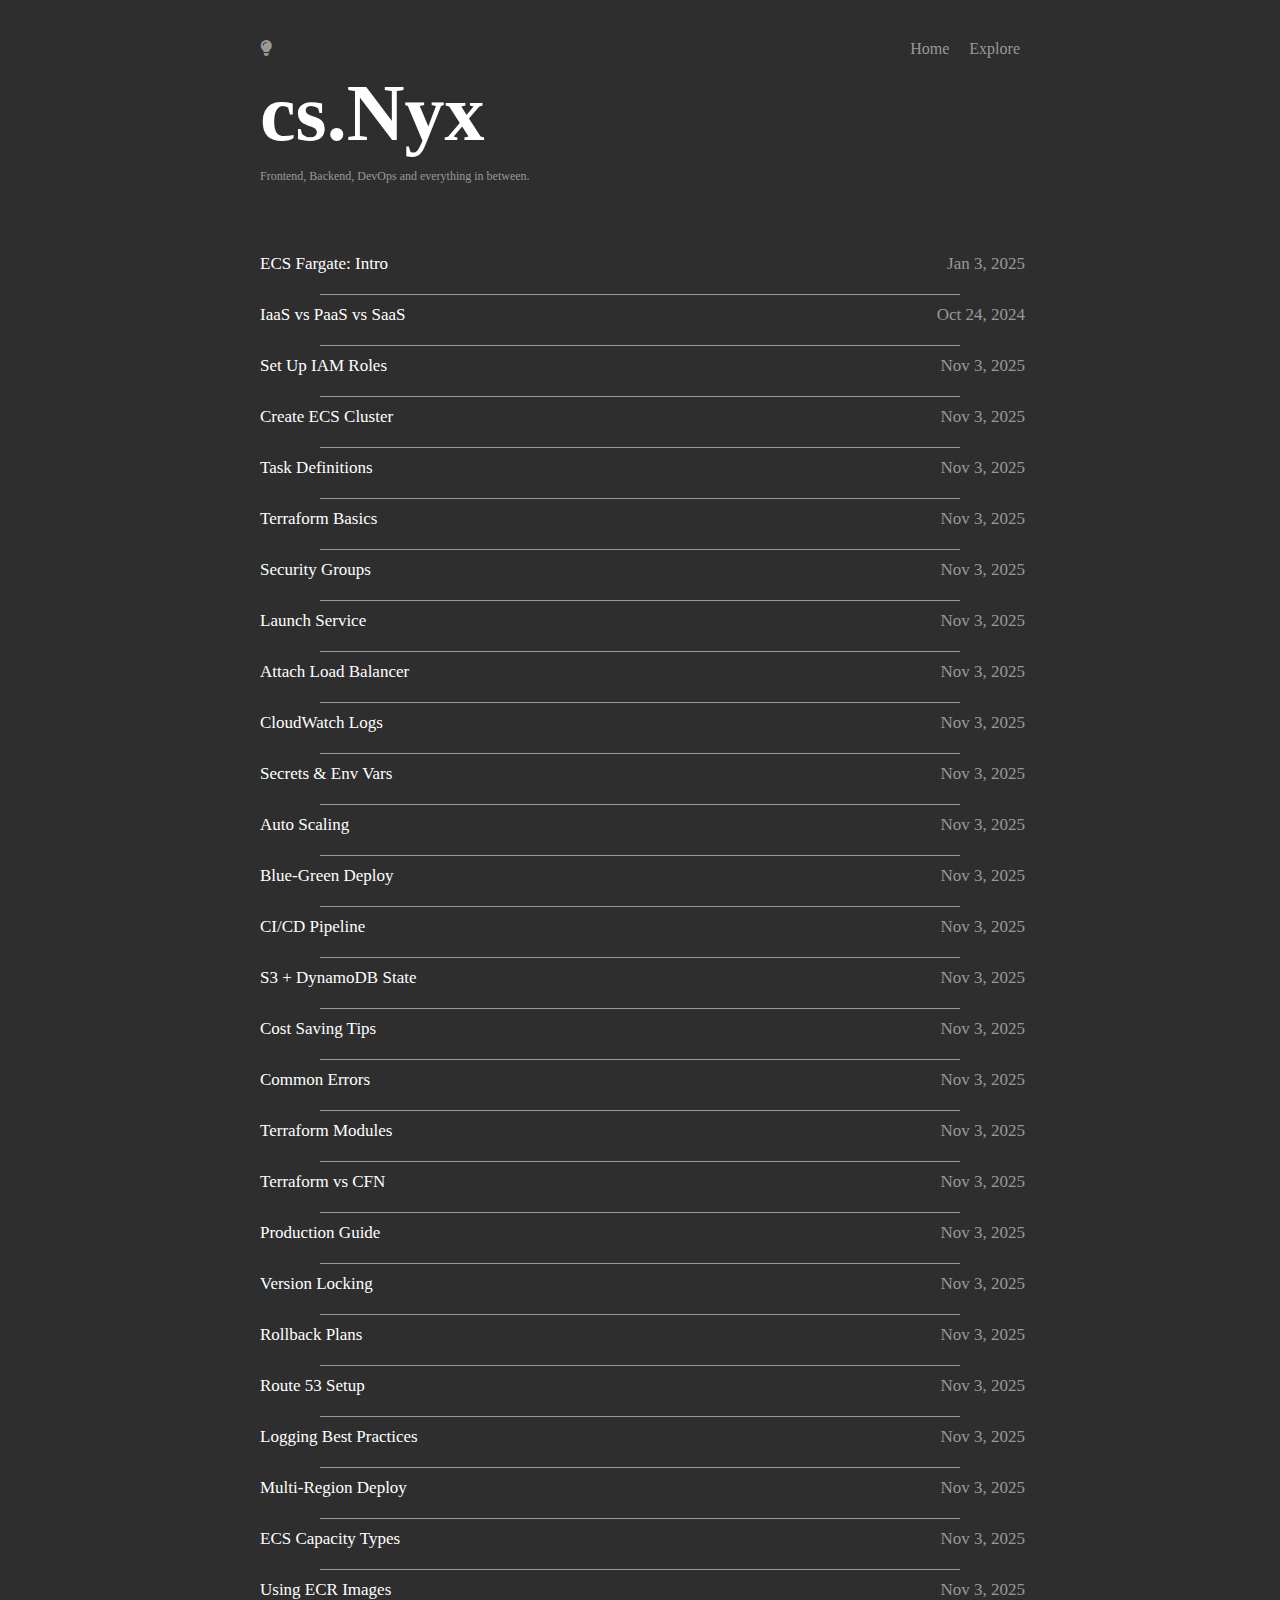
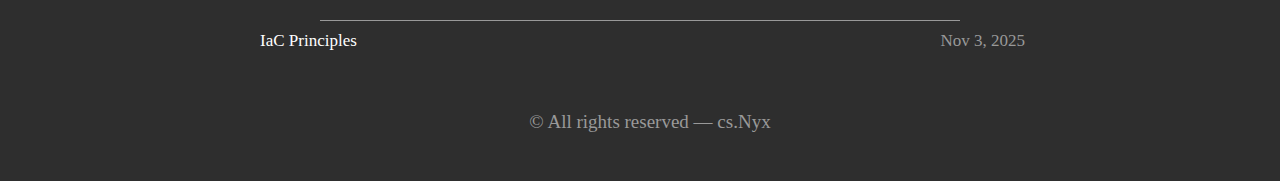
<file: PJ2/index.html>
<!DOCTYPE html>
<html lang="en">
  <head>
    <meta charset="UTF-8" />
    <meta name="viewport" content="width=device-width, initial-scale=1.0" />
    <title>Document</title>
    <!-- Font Awesome CDN -->
    <link
      rel="stylesheet"
      href="https://cdnjs.cloudflare.com/ajax/libs/font-awesome/6.5.0/css/all.min.css"
    />

    <style>
      * {
        margin: 0;
        padding: 0;
        box-sizing: border-box;
      }
      body {
        display: flex;
        justify-content: center;
        flex-wrap: wrap;
        background: #2e2e2e;
      }
      .container {
        background: #2e2e2e;
        color: #999;
        width: 800px;
        height: 100vh;
      }
      .navbar {
        display: flex;
        justify-content: space-between;
        padding: 0 20px;
        margin-top: 40px;
      }
      .navbar ul {
        display: flex;
        gap: 20px;
        list-style: none;
      }
      a {
        text-decoration: none;
        color: #999;
        transition: all 0.3s ease;
      }
      a:hover {
        color: #fff;
      }
      i {
        color: #999;
        transition: all 0.3s ease;
      }
      i:hover {
        color: #fff;
      }
      p {
        text-align: left;
        margin-left: 20px;
        margin-top: 10px;
      }
      .title {
        font-size: 5em;
        font-weight: 700;
        color: #fff;
      }
      .sub-title {
        font-size: 12px;
      }
      .card {
        margin-top: 70px;
      }
      .des {
        margin-bottom: 10px;
        font-size: 17px;
        color: #fff;
        cursor: pointer;
      }
      .card > .des > .date {
        float: right;
        margin-right: 15px;
        color: #999;
        transition: all 0.3s ease;
        cursor: pointer;
      }
      .card > .des > .date:hover {
        color: #fff;
      }
      .line-break {
        margin-top: 20px;
        border: none;
        border-top: 1px solid #999;
        width: 80%;
        margin-left: auto;
        margin-right: auto;
      }
      .footer {
        margin-top: 50px;
        height: 80px;
        display: flex;
        justify-content: center;
      }
      .footer > p {
        font-size: 19px;
      }
    </style>
  </head>
  <body>
    <div class="container">
      <nav class="navbar">
        <i class="fa-solid fa-lightbulb"></i>
        <ul>
          <li><a href="#">Home</a></li>
          <li><a href="#">Explore</a></li>
        </ul>
      </nav>
      <p class="title">cs.Nyx</p>
      <p class="sub-title">
        Frontend, Backend, DevOps and everything in between.
      </p>
      
      <div class="card">
        <p class="des">
          ECS Fargate: Intro <span class="date">Jan 3, 2025</span>
        </p>
        <hr class="line-break">
        <p class="des">
          IaaS vs PaaS vs SaaS <span class="date">Oct 24, 2024</span>
        </p>
        <hr class="line-break">
        <p class="des">
          Set Up IAM Roles <span class="date">Nov 3, 2025</span>
        </p>
        <hr class="line-break">
        <p class="des">
          Create ECS Cluster <span class="date">Nov 3, 2025</span>
        </p>
<hr class="line-break">
        <p class="des">
          Task Definitions <span class="date">Nov 3, 2025</span>
        </p>
        <hr class="line-break">
        <p class="des">
          Terraform Basics <span class="date">Nov 3, 2025</span>
        </p>
        <hr class="line-break">
        <p class="des">Security Groups <span class="date">Nov 3, 2025</span></p>
        <hr class="line-break">
        <p class="des">Launch Service <span class="date">Nov 3, 2025</span></p>
        <hr class="line-break">
        <p class="des">
          Attach Load Balancer <span class="date">Nov 3, 2025</span>
        </p>
        <hr class="line-break">
        <p class="des">CloudWatch Logs <span class="date">Nov 3, 2025</span></p>
        <hr class="line-break">
        <p class="des">
          Secrets & Env Vars <span class="date">Nov 3, 2025</span>
        </p>
        <hr class="line-break">
        <p class="des">Auto Scaling <span class="date">Nov 3, 2025</span></p>
        <hr class="line-break">
        <p class="des">
          Blue-Green Deploy <span class="date">Nov 3, 2025</span>
        </p>
        <hr class="line-break">
        <p class="des">CI/CD Pipeline <span class="date">Nov 3, 2025</span></p>
        <hr class="line-break">
        <p class="des">
          S3 + DynamoDB State <span class="date">Nov 3, 2025</span>
        </p>
        <hr class="line-break">
        <p class="des">
          Cost Saving Tips <span class="date">Nov 3, 2025</span>
        </p>
        <hr class="line-break">
        <p class="des">Common Errors <span class="date">Nov 3, 2025</span></p>
        <hr class="line-break">
        <p class="des">
          Terraform Modules <span class="date">Nov 3, 2025</span>
        </p>
        <hr class="line-break">
        <p class="des">
          Terraform vs CFN <span class="date">Nov 3, 2025</span>
        </p>
        <hr class="line-break">
        <p class="des">
          Production Guide <span class="date">Nov 3, 2025</span>
        </p>
        <hr class="line-break">
        <p class="des">Version Locking <span class="date">Nov 3, 2025</span></p>
        <hr class="line-break">
        <p class="des">Rollback Plans <span class="date">Nov 3, 2025</span></p>
        <hr class="line-break">
        <p class="des">Route 53 Setup <span class="date">Nov 3, 2025</span></p>
        <hr class="line-break">
        <p class="des">
          Logging Best Practices <span class="date">Nov 3, 2025</span>
        </p>
        <hr class="line-break">
        <p class="des">
          Multi-Region Deploy <span class="date">Nov 3, 2025</span>
        </p>
        <hr class="line-break">
        <p class="des">
          ECS Capacity Types <span class="date">Nov 3, 2025</span>
        </p>
        <hr class="line-break">
        <p class="des">
          Using ECR Images <span class="date">Nov 3, 2025</span>
        </p>
        <hr class="line-break">
        <p class="des">IaC Principles <span class="date">Nov 3, 2025</span></p>

      </div>
      <div class="footer">
        <p>© All rights reserved — cs.Nyx</p>
      </div>
    </div>
  </body>
</html>
</file>
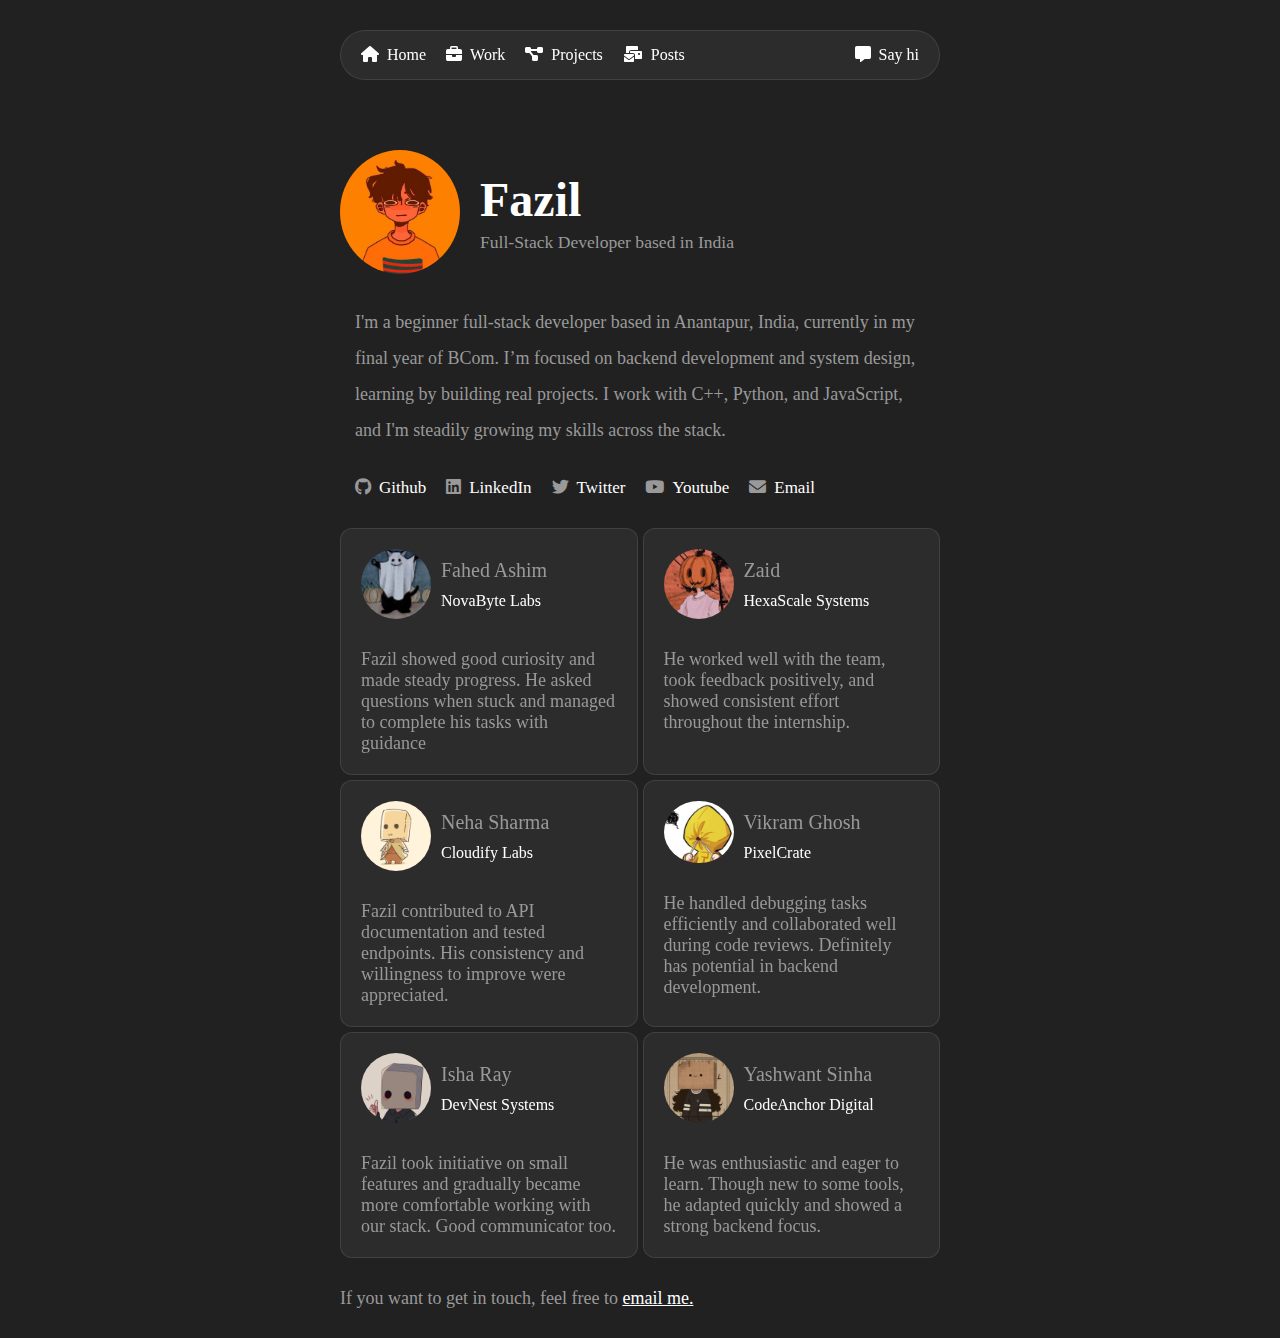
<file: PJ3/index.html>
<!DOCTYPE html>
<html lang="en">
  <head>
    <meta charset="UTF-8" />
    <meta name="viewport" content="width=device-width, initial-scale=1.0" />
    <title>Fazil-info</title>
    <link
      rel="stylesheet"
      href="https://cdnjs.cloudflare.com/ajax/libs/font-awesome/6.5.0/css/all.min.css"
    />
    <link rel="stylesheet" href="style.css" />
  </head>
  <body>
    <div class="container">
      <div class="nav">
        <nav class="navbar nocopy">
          <ul>
            <li><i class="fa-solid fa-house"></i><a href="index.html">Home</a></li>
            <li><i class="fa-solid fa-briefcase"></i><a href="work.html">Work</a></li>
            <li>
              <i class="fa-solid fa-diagram-project"></i
              ><a href="projects.html">Projects</a>
            </li>
            <li>
              <i class="fa-solid fa-envelopes-bulk"></i><a href="posts.html">Posts</a>
            </li>
          </ul>
          <span
            ><a href="https://www.instagram.com/fazil_0_9/"><i class="fa-solid fa-message"></i>Say hi</a></span
          >
        </nav>
      </div>
      <div class="info">
        <img src="img/download (9).jpeg" alt="" width="120px" height="auto" />
        <div class="name-prof">
          <p class="name">Fazil</p>
          <p class="prof">Full-Stack Developer based in India</p>
        </div>
      </div>
      <div class="about">
        <p>
          I'm a beginner full-stack developer based in Anantapur, India,
          currently in my final year of BCom. I’m focused on backend development
          and system design, learning by building real projects. I work with
          C++, Python, and JavaScript, and I'm steadily growing my skills across
          the stack.
        </p>
      </div>
      <div class="links nocopy">
        <p><i class="fa-brands fa-github"></i><a href="https://github.com/Fazil-DO">Github</a></p>
        <p><i class="fa-brands fa-linkedin"></i><a href="https://www.linkedin.com/in/mohamad-fazil-4531a5372/">LinkedIn</a></p>
        <p><i class="fa-brands fa-twitter"></i><a href="https://x.com/Fazil09_">Twitter</a></p>
        <p><i class="fa-brands fa-youtube"></i><a href="#">Youtube</a></p>
        <p><i class="fa-solid fa-envelope"></i><a href="mailto:pmohamadf@gmail.com">Email</a></p>
      </div>
      <div class="box">
        <div class="card">
          <div class="div">
            <img src="img/download (10).jpeg" alt="" width="70px" />
            <div class="data">
              <p class="card-name">Fahed Ashim</p>
              <p class="co-name">NovaByte Labs</p>
            </div>
          </div>
          <p class="feed">
            Fazil showed good curiosity and made steady progress. He asked
            questions when stuck and managed to complete his tasks with guidance
          </p>
        </div>
        <div class="card">
          <div class="div">
            <img src="img/Pumpkin man.jpeg" alt="" width="70px" />
            <div class="data">
              <p class="card-name">Zaid</p>
              <p class="co-name">HexaScale Systems</p>
            </div>
          </div>
          <p class="feed">
            He worked well with the team, took feedback positively, and showed
            consistent effort throughout the internship.
          </p>
        </div>
        <div class="card">
          <div class="div">
            <img src="img/download (14).jpeg" alt="" width="70px" />
            <div class="data">
              <p class="card-name">Neha Sharma</p>
              <p class="co-name">Cloudify Labs</p>
            </div>
          </div>
          <p class="feed">
            Fazil contributed to API documentation and tested endpoints. His
            consistency and willingness to improve were appreciated.
          </p>
        </div>
        <div class="card">
          <div class="div">
            <img src="img/download (13).jpeg" alt="" width="70px" />
            <div class="data">
              <p class="card-name">Vikram Ghosh</p>
              <p class="co-name">PixelCrate</p>
            </div>
          </div>
          <p class="feed">
            He handled debugging tasks efficiently and collaborated well during
            code reviews. Definitely has potential in backend development.
          </p>
        </div>
        <div class="card">
          <div class="div">
            <img src="img/download (12).jpeg" alt="" width="70px" />
            <div class="data">
              <p class="card-name">Isha Ray</p>
              <p class="co-name">DevNest Systems</p>
            </div>
          </div>
          <p class="feed">
            Fazil took initiative on small features and gradually became more
            comfortable working with our stack. Good communicator too.
          </p>
        </div>
        <div class="card">
          <div class="div">
            <img src="img/download (11).jpeg" alt="" width="70px" />
            <div class="data">
              <p class="card-name">Yashwant Sinha</p>
              <p class="co-name">CodeAnchor Digital</p>
            </div>
          </div>
          <p class="feed">
            He was enthusiastic and eager to learn. Though new to some tools, he
            adapted quickly and showed a strong backend focus.
          </p>
        </div>
      </div>
      <div class="footer">
        <p>If you want to get in touch, feel free to <a href="mailto:pmohamadf@gmail.com">email me.</a></p>
      </div>
    </div>
  </body>
</html>
</file>
<file: PJ3/style.css>
* {
  margin: 0;
  padding: 0;
  box-sizing: border-box;
}

body {
  display: flex;
  justify-content: center;
  background: #212121;
  color: #999;
}

.container {
  background: #212121;
  height: 100vh;
  width: 100%;
  max-width: 600px;
}
.nav {
  background: rgba(255, 255, 255, 0.05);
  backdrop-filter: blur(10px);
  -webkit-backdrop-filter: blur(10px);
  border: 1px solid rgba(255, 255, 255, 0.1);
  color: #fff;
  margin-top: 30px;
  height: 50px;
  border-radius: 50px;
}
.navbar {
  display: flex;
  justify-content: space-between;
  padding: 0 20px;
  align-items: center;
}
.navbar ul {
  display: flex;
  gap: 20px;
  list-style: none;
  margin-top: 15px;
}
i {
  margin-right: 8px;
  color: #fff;
  text-align: center;
}
span {
  margin-top: 15px;
}
a {
  text-decoration: none;
  color: #fff;
}
.info {
  margin-top: 70px;
  display: flex;
  align-items: center;
}
img {
  border-radius: 50%;
}
.name {
  margin-left: 20px;
  font-size: 3em;
  font-weight: 700;
  margin-bottom: 5px;
  color: #fff;
}
.prof {
  margin-left: 20px;
  font-size: 1.1em;
}
.about {
  margin-top: 30px;
  line-height: 2em;
  margin-left: 15px;
  margin-right: 15px;
  font-size: 18px;
  font-weight: 200;
}
.links {
  display: flex;
  margin-left: 15px;
  gap: 20px;
  margin-top: 30px;
  cursor: pointer;
}
.links > p {
  font-size: 17px;
  transition: all 0.3s ease;
  color: #999;
}
.links i {
  color: #999;
  transition: all 0.3s ease;
}
.links p:hover,
.links i:hover {
  color: #fff;
  font-size: 18px;
}
.nocopy {
  user-select: none;
  -webkit-user-select: none;
  -moz-user-select: none;
  -ms-user-select: none;
}
.box {
  margin-top: 30px;
  display: grid;
  grid-template-columns: repeat(auto-fit, minmax(200px, 1fr));
  gap: 5px;
}
.card {
  background: rgba(255, 255, 255, 0.05);
  backdrop-filter: blur(10px);
  -webkit-backdrop-filter: blur(10px);
  padding: 20px;
  border: 1px solid rgba(255, 255, 255, 0.1);
  color: #fff;
  border-radius: 12px;
  min-height: 200px;
  transition: transform 0.2s ease;
}
.div {
  display: flex;
}
.div img {
  border-radius: 50%;
}
.div p {
  margin-left: 10px;
  margin-top: 10px;
}
.card-name {
  font-size: 20px;
  color: #999;
}

.feed {
  margin-top: 30px;
  font-size: 18px;
  font-weight: 200;
  color: #999;
}
.footer {
  margin-top: 30px;
  height: 50px;
  font-size: 18px;
}
.footer p {
  font-weight: 100;
}
.footer a {
  text-decoration: underline;
  transition: all 0.3s ease;
}
.footer a:hover {
  color: rgb(255, 255, 80);
}

@media screen and (max-width: 370)and(max-height: 716px) {
  body {
    display: flex;
    justify-content: center;
    background: #212121;
    color: #999;
  }
  .container {
    background: #212121;
    height: 100vh;

    width: 100%;
    max-width: 375px;
  }
  .nav {
    background: rgba(255, 255, 255, 0.05);
    backdrop-filter: blur(10px);
    -webkit-backdrop-filter: blur(10px);
    border: 1px solid rgba(255, 255, 255, 0.1);
    color: #fff;
    margin-top: 20px;
    height: 50px;
    border-radius: 50px;
  }
  .navbar {
    display: flex;
    justify-content: space-between;
    padding: 0 5px;
    align-items: center;
  }
  .navbar ul {
    display: flex;
    gap: 4px;
    list-style: none;
    margin-top: 15px;
  }
  .navbar span a {
    font-size: 12px;
  }
  i {
    margin-right: 2px;
    color: #fff;
    text-align: center;
    font-size: 12px;
  }
  a {
    text-decoration: none;
    color: #fff;
    font-size: 13px;
  }
  .info {
    margin-top: 30px;
    display: flex;
    align-items: center;
  }
  img {
    width: 60px;
    border-radius: 50%;
  }
  .name {
    margin-left: 10px;
    font-size: 1.2em;
    font-weight: 700;
    margin-bottom: 5px;
    color: #fff;
  }
  .prof {
    margin-left: 10px;
    font-size: 10em;
  }
  .about {
    margin-top: 20px;
    line-height: 1.8em;
    margin-left: 5px;
    margin-right: 10px;
    font-size: 14px;
    font-weight: 200;
  }
  .links {
    display: flex;
    margin-left: 5px;
    gap: 4px;
    margin-top: 30px;
    cursor: pointer;
    font-size: 10px;
  }
  .links a {
    font-size: 12px;
    transition: all 0.3s ease;
    color: #999;
  }
  .links i {
    color: #999;
    transition: all 0.3s ease;
    font-size: 12px;
  }
  .links p:hover,
  .links i:hover {
    color: #fff;
    font-size: 13px;
  }

  .nocopy {
    user-select: none;
    -webkit-user-select: none;
    -moz-user-select: none;
    -ms-user-select: none;
  }
  .box {
    margin-top: 30px;
    display: grid;
    grid-template-columns: repeat(auto-fit, minmax(200px, 1fr));
    gap: 5px;
  }
  .card {
    background: rgba(255, 255, 255, 0.05);
    backdrop-filter: blur(10px);
    -webkit-backdrop-filter: blur(10px);
    padding: 20px;
    border: 1px solid rgba(255, 255, 255, 0.1);
    color: #fff;
    border-radius: 12px;
    min-height: 200px;
    transition: transform 0.2s ease;
  }
  .div {
    display: flex;
  }
  .div img {
    border-radius: 50%;
  }
  .div p {
    margin-left: 10px;
    margin-top: 10px;
  }
  .co-name {
    font-size: 12px;
  }
  .card-name {
    font-size: 16px;
    color: #999;
  }
  .feed {
    margin-top: 30px;
    font-size: 14px;
    font-weight: 200;
    color: #999;
  }
  .footer {
    margin-top: 30px;
    height: 50px;
    font-size: 10px;
  }
  .footer p {
    font-weight: 100;
  }
  .footer a {
    text-decoration: underline;
    transition: all 0.3s ease;
  }
  .footer a:hover {
    color: rgb(255, 255, 80);
  }
}

@media screen and (max-width: 412px) and (max-height: 915px) {
  body {
    display: flex;
    justify-content: center;
    background: #212121;
    color: #999;
  }
  .container {
    background: #212121;

    height: 100vh;
    width: 100%;
    max-width: 600px;
  }
  .nav {
    background: rgba(255, 255, 255, 0.05);
    backdrop-filter: blur(10px);
    -webkit-backdrop-filter: blur(10px);
    border: 1px solid rgba(255, 255, 255, 0.1);
    color: #fff;
    margin-top: 30px;
    height: 50px;
    border-radius: 50px;
  }
  .navbar {
    display: flex;
    justify-content: space-between;
    padding: 0 20px;
    align-items: center;
  }
  .navbar ul {
    display: flex;
    gap: 20px;
    list-style: none;
    margin-top: 15px;
  }
  i {
    margin-right: 8px;
    color: #fff;
    text-align: center;
    font-size: 12px;
  }
  span {
    margin-top: 15px;
  }
  a {
    text-decoration: none;
    color: #fff;
    font-size: 14px;
  }
  .info {
    margin-top: 50px;
    display: flex;
    align-items: center;
  }
  img {
    border-radius: 50%;
    width: 100px;
  }
  .name {
    margin-left: 20px;
    font-size: 2em;
    font-weight: 700;
    margin-bottom: 5px;
    color: #fff;
  }
  .prof {
    margin-left: 20px;
    font-size: 1em;
  }
  .about {
    margin-top: 20px;
    line-height: 1.8em;
    margin-left: 15px;
    margin-right: 15px;
    font-size: 14px;
    font-weight: 200;
  }
  .links {
    display: flex;
    margin-left: 15px;
    gap: 10px;
    margin-top: 30px;
    cursor: pointer;
  }
  .links > p {
    font-size: 17px;
    transition: all 0.3s ease;
    color: #999;
  }
  .links i {
    color: #999;
    transition: all 0.3s ease;
  }
  .links p:hover,
  .links i:hover {
    color: #fff;
    font-size: 18px;
  }
  .nocopy {
    user-select: none;
    -webkit-user-select: none;
    -moz-user-select: none;
    -ms-user-select: none;
  }
  .box {
    margin-top: 30px;
    display: grid;
    grid-template-columns: repeat(auto-fit, minmax(230px, 1fr));
    gap: 5px;
  }
  .card {
    background: rgba(255, 255, 255, 0.05);
    backdrop-filter: blur(10px);
    -webkit-backdrop-filter: blur(10px);
    padding: 20px;
    border: 1px solid rgba(255, 255, 255, 0.1);
    color: #fff;
    border-radius: 12px;
    min-height: 180px;
    transition: transform 0.2s ease;
  }
  .div {
    display: flex;
  }
  .div img {
    border-radius: 50%;
  }
  .div p {
    margin-left: 10px;
    margin-top: 10px;
  }
  .card-name {
    font-size: 22px;
    color: #999;
  }
  .co-name {
    font-size: 15px;
  }
  .feed {
    margin-top: 10px;
    font-size: 16px;
    font-weight: 200;
    color: #999;
  }
  .footer {
    margin-top: 30px;
    height: 50px;
    font-size: 18px;
  }
  .footer p {
    font-weight: 100;
  }
  .footer a {
    text-decoration: underline;
    transition: all 0.3s ease;
  }
  .footer a:hover {
    color: rgb(255, 255, 80);
  }
}

@media screen and (max-width: 360px) and (max-width: 760px) {
  body {
    display: flex;
    justify-content: center;
    background: #212121;
    color: #999;
  }
  .container {
    background: #212121;

    height: 100vh;
    width: 100%;
    max-width: 600px;
  }
  .nav {
    background: rgba(255, 255, 255, 0.05);
    backdrop-filter: blur(10px);
    -webkit-backdrop-filter: blur(10px);
    border: 1px solid rgba(255, 255, 255, 0.1);
    color: #fff;
    margin-top: 30px;
    height: 50px;
    border-radius: 50px;
  }
  .navbar {
    display: flex;
    justify-content: space-between;
    padding: 0 10px;
    align-items: center;
  }
  .navbar ul {
    display: flex;
    gap: 10px;
    list-style: none;
    margin-top: 15px;
  }
  i {
    margin-right: 8px;
    color: #fff;
    text-align: center;
  }

  a {
    text-decoration: none;
    color: #fff;
  }
  .info {
    margin-top: 40px;
    display: flex;
    align-items: center;
  }
  img {
    width: 80px;
    border-radius: 50%;
  }
  .name {
    margin-left: 10px;
    font-size: 2em;
    font-weight: 700;
    margin-bottom: 5px;
    color: #fff;
  }
  .prof {
    margin-left: 10px;
    font-size: 1em;
  }
  .about {
    margin-top: 30px;
    line-height: 1.6em;
    margin-left: 15px;
    margin-right: 15px;
    font-size: 14px;
    font-weight: 200;
  }
  .links {
    display: flex;
    margin-left: 15px;
    gap: 5px;
    margin-top: 20px;
    cursor: pointer;
  }
  .links > p {
    font-size: 12px;
    transition: all 0.3s ease;
    color: #999;
  }
  .links i {
    color: #999;
    transition: all 0.3s ease;
  }
  .links p:hover,
  .links i:hover {
    color: #fff;
    font-size: 14px;
  }
  .nocopy {
    user-select: none;
    -webkit-user-select: none;
    -moz-user-select: none;
    -ms-user-select: none;
  }
  .box {
    margin-top: 30px;
    display: grid;
    grid-template-columns: repeat(auto-fit, minmax(200px, 1fr));
    gap: 5px;
  }
  .card {
    background: rgba(255, 255, 255, 0.05);
    backdrop-filter: blur(10px);
    -webkit-backdrop-filter: blur(10px);
    padding: 20px;
    border: 1px solid rgba(255, 255, 255, 0.1);
    color: #fff;
    border-radius: 12px;
    min-height: 200px;
    transition: transform 0.2s ease;
  }
  .div {
    display: flex;
  }
  .div img {
    border-radius: 50%;
  }
  .div p {
    margin-left: 10px;
    margin-top: 10px;
  }
  .card-name {
    font-size: 22px;
    color: #999;
  }

  .feed {
    margin-top: 30px;
    font-size: 16px;
    font-weight: 200;
    color: #999;
  }
  .footer {
    margin-top: 30px;
    height: 50px;
    font-size: 14px;
  }
  .footer p {
    font-weight: 100;
  }
  .footer a {
    text-decoration: underline;
    transition: all 0.3s ease;
  }
  .footer a:hover {
    color: rgb(255, 255, 80);
  }
}
</file>
